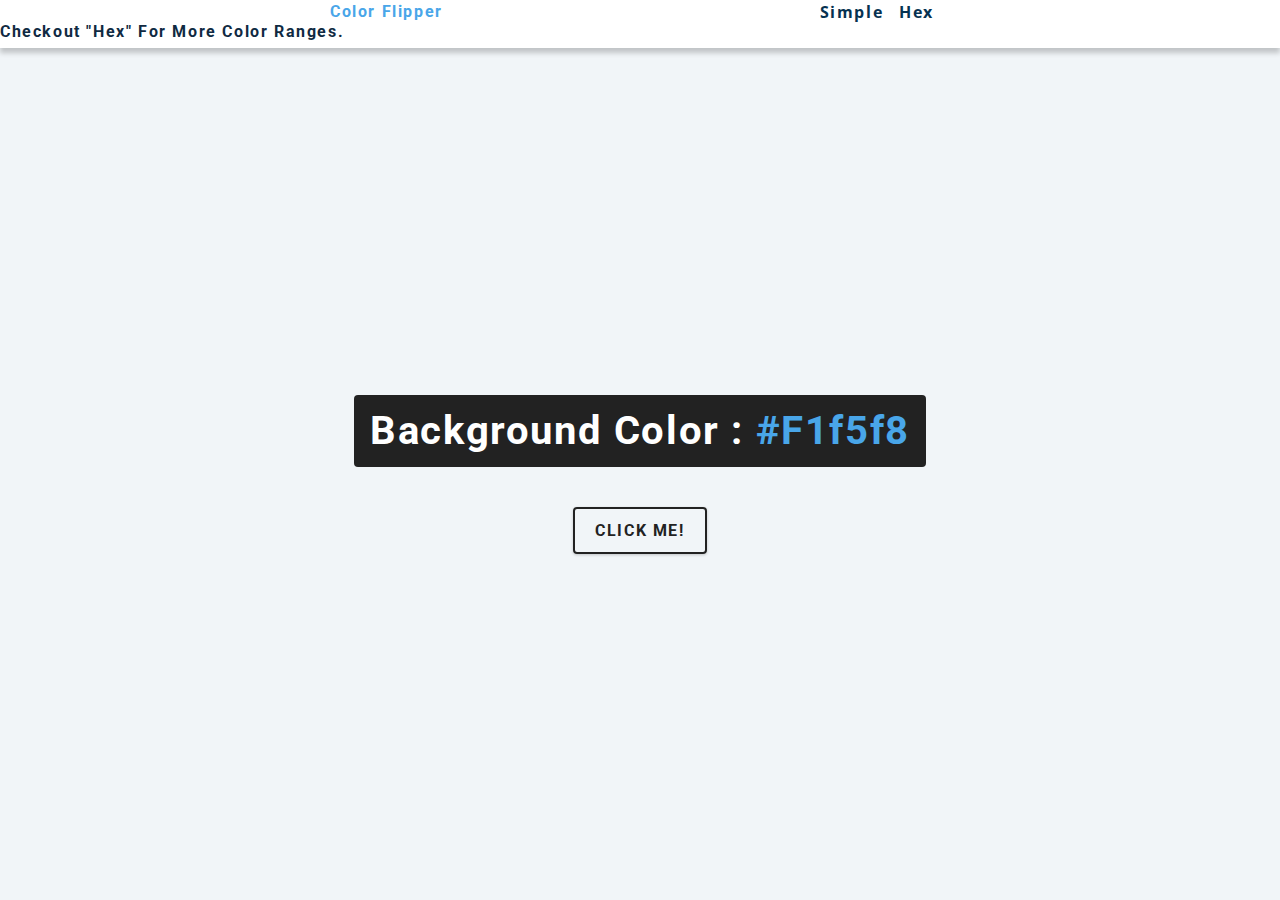
<file: color-flipper/index.html>
<!DOCTYPE html>
<html lang="en">
 <head>
  <meta charset="UTF-8" />
  <meta name="viewport" content="width=device-width, initial-scale=1.0" />
  <title>COLOR FLIPPER</title>

  <!-- styles -->
  <link rel="stylesheet" href="styles.css" />
 </head>
 <body>
  <nav>
   <div class="nav-center">
    <h4>Color Flipper</h4>
    <ul class="nav-links">
     <li>
      <a href="index.html">Simple</a>
     </li>
     <li>
      <a href="hex.html">Hex</a>
     </li>
    </ul>
   </div>
   <h4>Checkout "Hex" for more color ranges.</h4>
  </nav>
  <main>
   <div class="container">
    <h2>Background Color : <span class="color"> #f1f5f8 </span></h2>
    <button class="btn btn-hero" id="btn">Click Me!</button>
   </div>
  </main>
  <!-- javascript -->
  <script src="app.js"></script>
 </body>
</html>
</file>
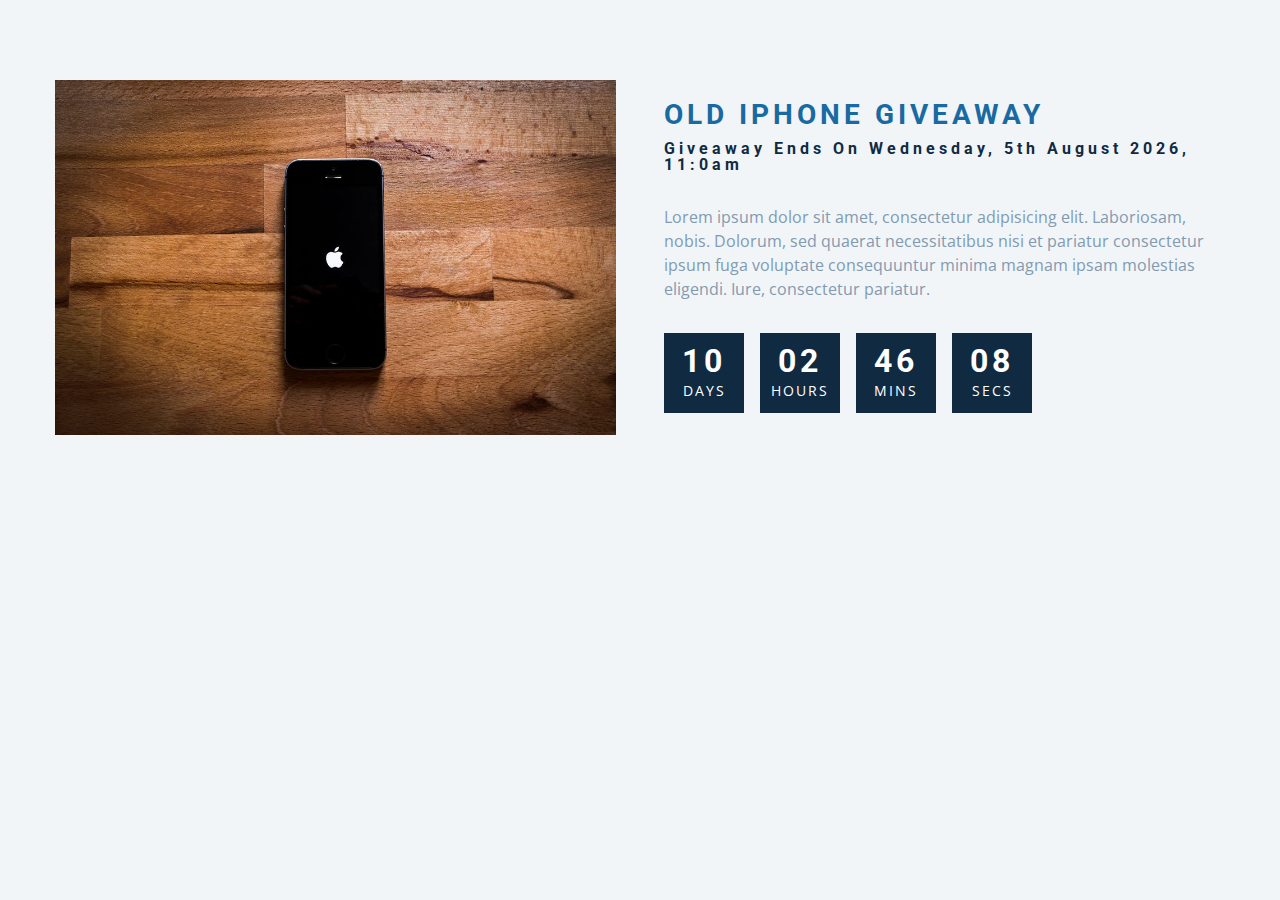
<file: countdown-timer/index.html>
<!DOCTYPE html>
<html lang="en">
  <head>
    <meta charset="UTF-8" />
    <meta name="viewport" content="width=device-width, initial-scale=1.0" />
    <title>Countdown</title>

    <!-- styles -->
    <link rel="stylesheet" href="styles.css" />
  </head>
  <body>
   <section class="section-center">
     <!-- image -->
     <article class="gift-img">
      <img src="./gift.jpeg" alt="Gift picture">
     </article>
     <!-- info -->
     <article class="gift-info">
       <h3>old iphone giveaway</h3>
       <h4 class="giveaway">
         giveaway ends on Sunday, 24th April, 2020, 8:00am
       </h4>
       <p>Lorem ipsum dolor sit amet, consectetur adipisicing elit. Laboriosam, nobis. Dolorum, sed quaerat necessitatibus nisi et pariatur consectetur ipsum fuga voluptate consequuntur minima magnam ipsam molestias eligendi. Iure, consectetur pariatur.</p>
       <div class="deadline">
         <!-- days -->
         <div class="deadline-format"><div>
           <h4 class="days">34</h4>
           <span>days</span>
         </div>
        </div>
        <!-- end of item -->
        <!-- days -->
        <div class="deadline-format"><div>
          <h4 class="hours">34</h4>
          <span>hours</span>
        </div>
      </div>
      <!-- end of item -->
         <!-- days -->
         <div class="deadline-format"><div>
           <h4 class="mins">34</h4>
           <span>mins</span>
          </div>
        </div>
        <!-- end of item -->
        <!-- days -->
        <div class="deadline-format"><div>
          <h4 class="secs">34</h4>
          <span>secs</span>
        </div>
       </div>
       <!-- end of item -->
      </div>
    </article>
  </section>
    <!-- javascript -->
    <script src="app.js"></script>
  </body>
</html>
</file>
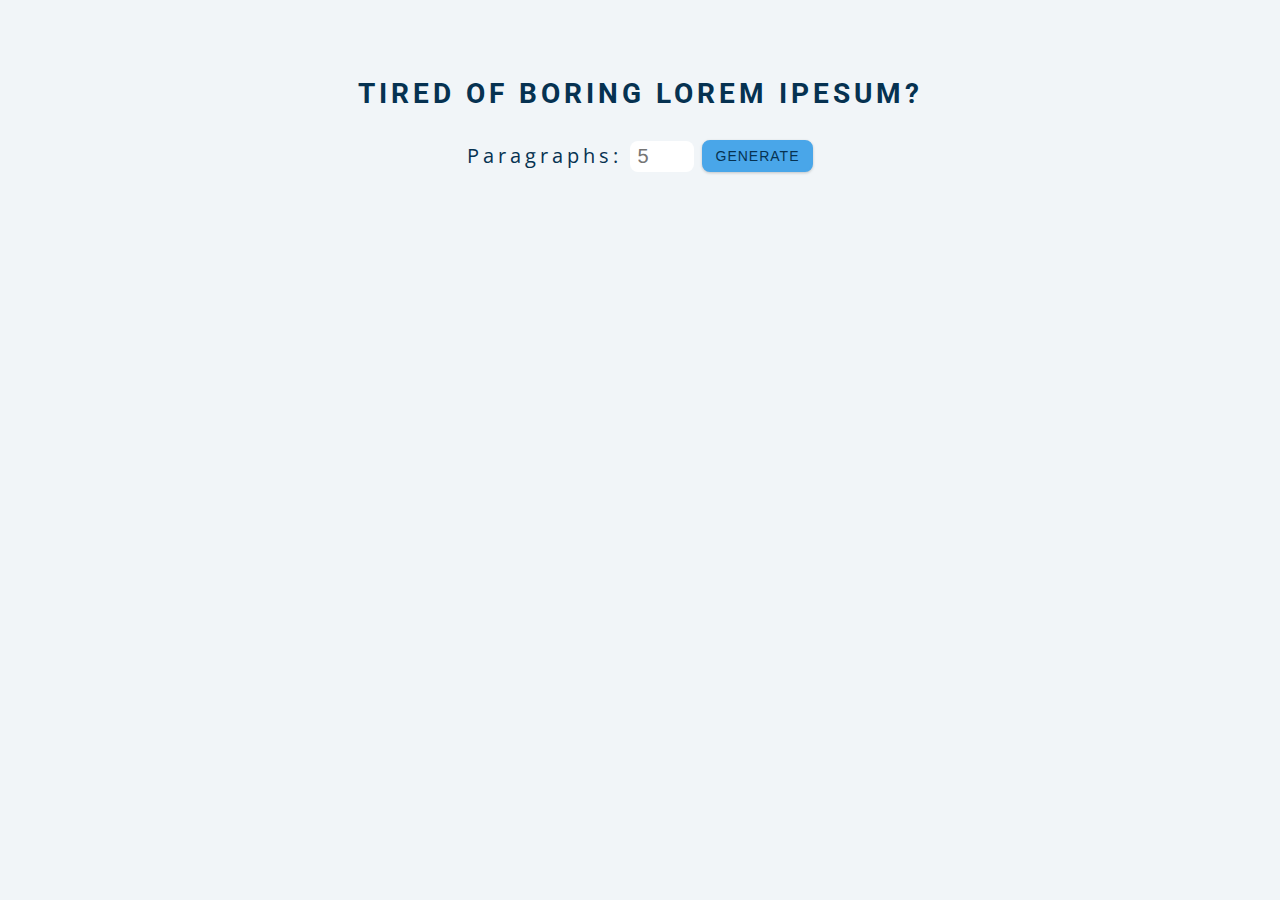
<file: lorem-generator/index.html>
<!DOCTYPE html>
<html lang="en">
 <head>
  <meta charset="UTF-8" />
  <meta name="viewport" content="width=device-width, initial-scale=1.0" />
  <title>LOREM GENERATOR</title>

  <!-- styles -->
  <link rel="stylesheet" href="styles.css" />
 </head>
 <body>
  <section class="section-center">
   <h3>tired of boring lorem ipesum?</h3>
   <form class="lorem-form">
    <label for="amount">paragraphs:</label>
    <input type="number" name="amount" id="amount" placeholder="5" />
    <button type="submit" class="btn">generate</button>
   </form>
   <article class="lorem-text"></article>
  </section>
  <!-- <span>
      <h5>select a date</h5>
      <input type="date" name="" id=""> <br>
      <input type="text" name="" id="">
    </span> -->
  <!-- javascript -->
  <script src="app.js"></script>
 </body>
</html>
</file>
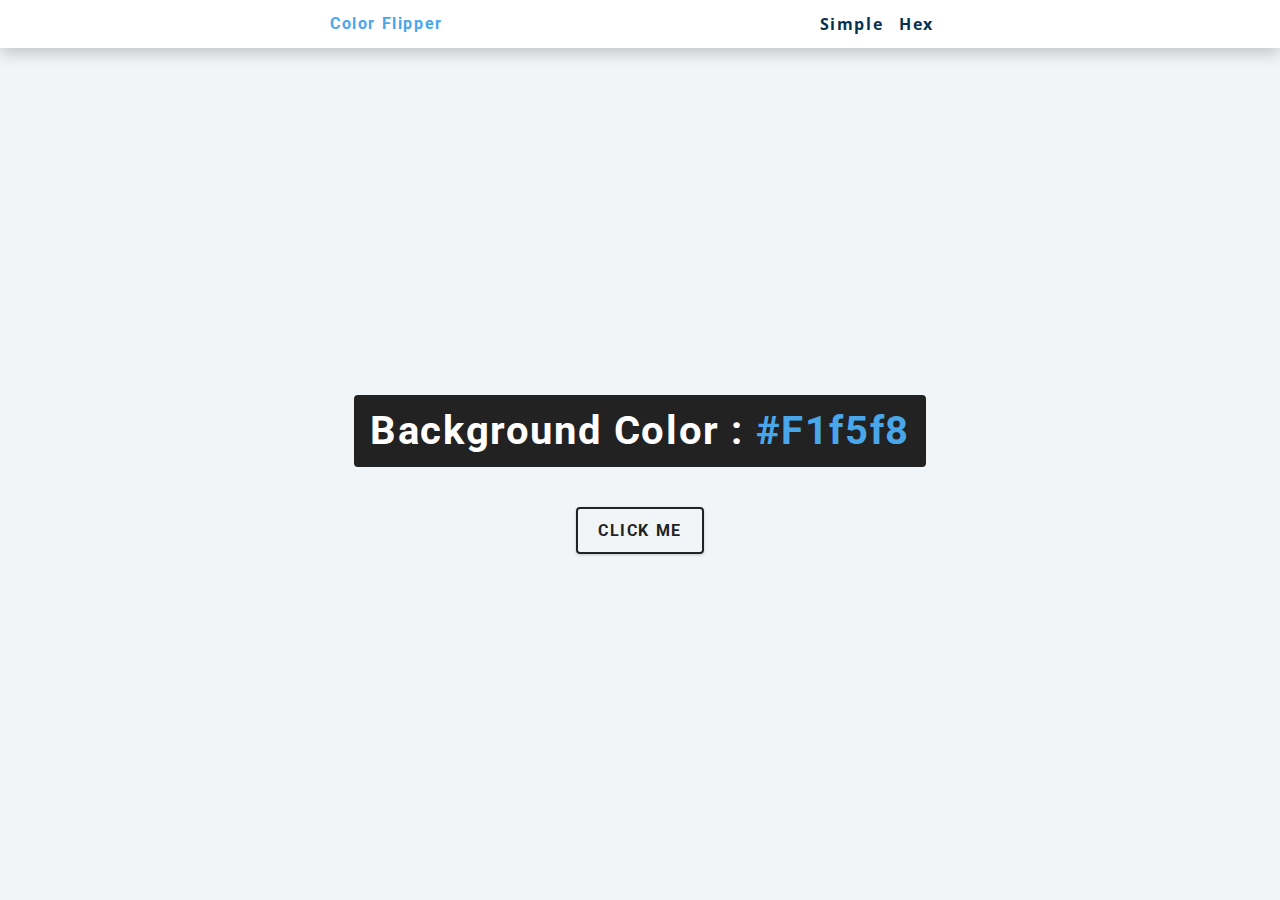
<file: color-flipper/final/index.html>
<!DOCTYPE html>
<html lang="en">
  <head>
    <meta charset="UTF-8" />
    <meta name="viewport" content="width=device-width, initial-scale=1.0" />
    <title>Color Flipper || Simple</title>

    <!-- styles -->
    <link rel="stylesheet" href="styles.css" />
  </head>
  <body>
    <nav>
      <div class="nav-center">
        <h4>color flipper</h4>
        <ul class="nav-links">
          <li><a href="index.html">simple</a></li>
          <li><a href="hex.html">hex</a></li>
        </ul>
      </div>
    </nav>
    <main>
      <div class="container">
        <h2>background color : <span class="color">#f1f5f8</span></h2>
        <button class="btn btn-hero" id="btn">click me</button>
      </div>
    </main>
    <!-- javascript -->
    <script src="app.js"></script>
  </body>
</html>
</file>
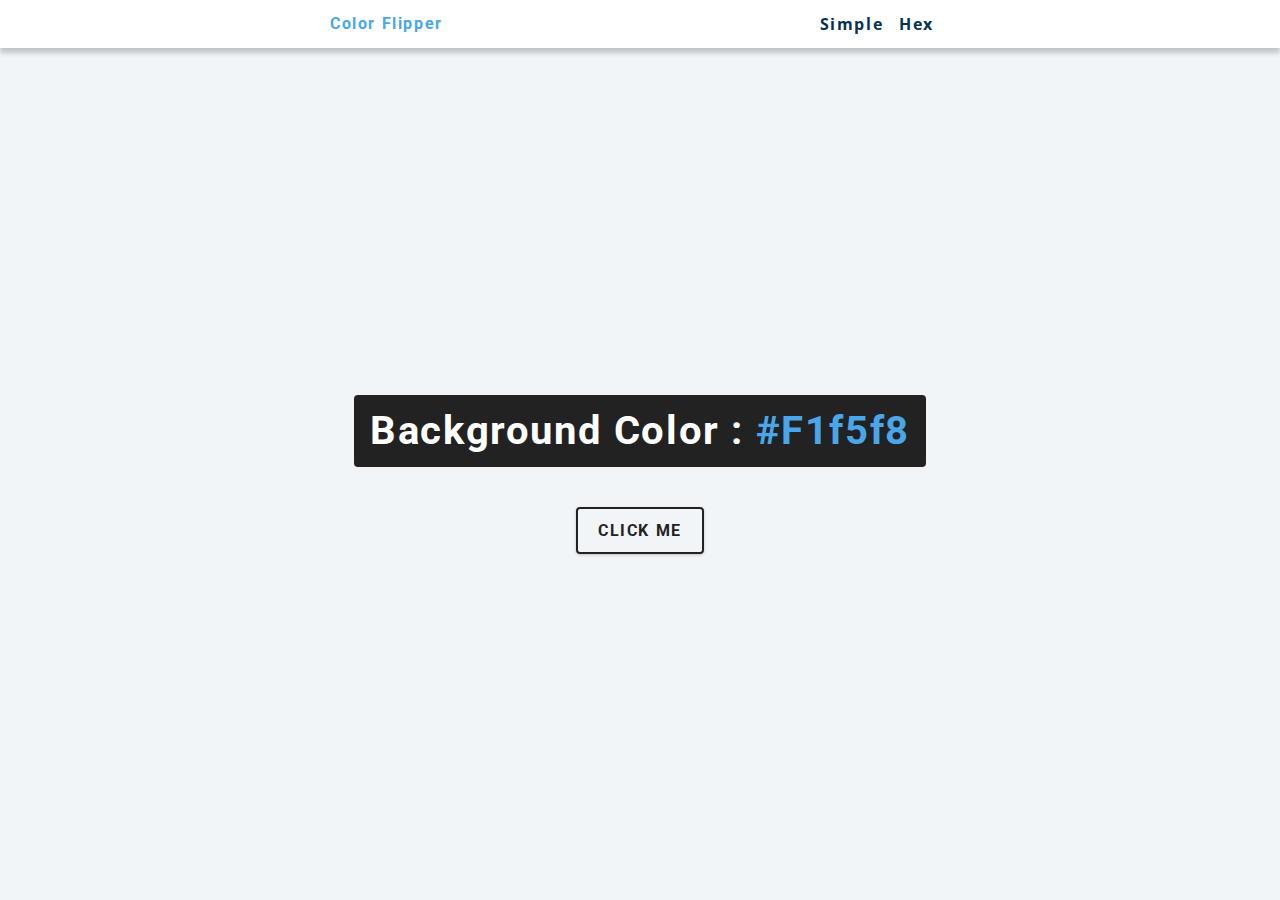
<file: color-flipper/hex.html>
<!DOCTYPE html>
<html lang="en">
  <head>
    <meta charset="UTF-8" />
    <meta name="viewport" content="width=device-width, initial-scale=1.0" />
    <title>
      Color Flipper || Simple
    </title>

    <!-- styles -->
    <link rel="stylesheet" href="styles.css" />
  </head>

  <body>
    <nav>
      <div class="nav-center">
        <h4>color flipper</h4>
        <ul class="nav-links">
          <li><a href="index.html">simple</a></li>
          <li><a href="hex.html">hex</a></li>
        </ul>
      </div>
    </nav>
    <main>
      <div class="container">
        <h2>background color : <span class="color">#f1f5f8</span></h2>
        <button class="btn btn-hero" id="btn">click me</button>
      </div>
    </main>
    <!-- javascript -->
    <script src="hex.js"></script>
  </body>
</html>
</file>
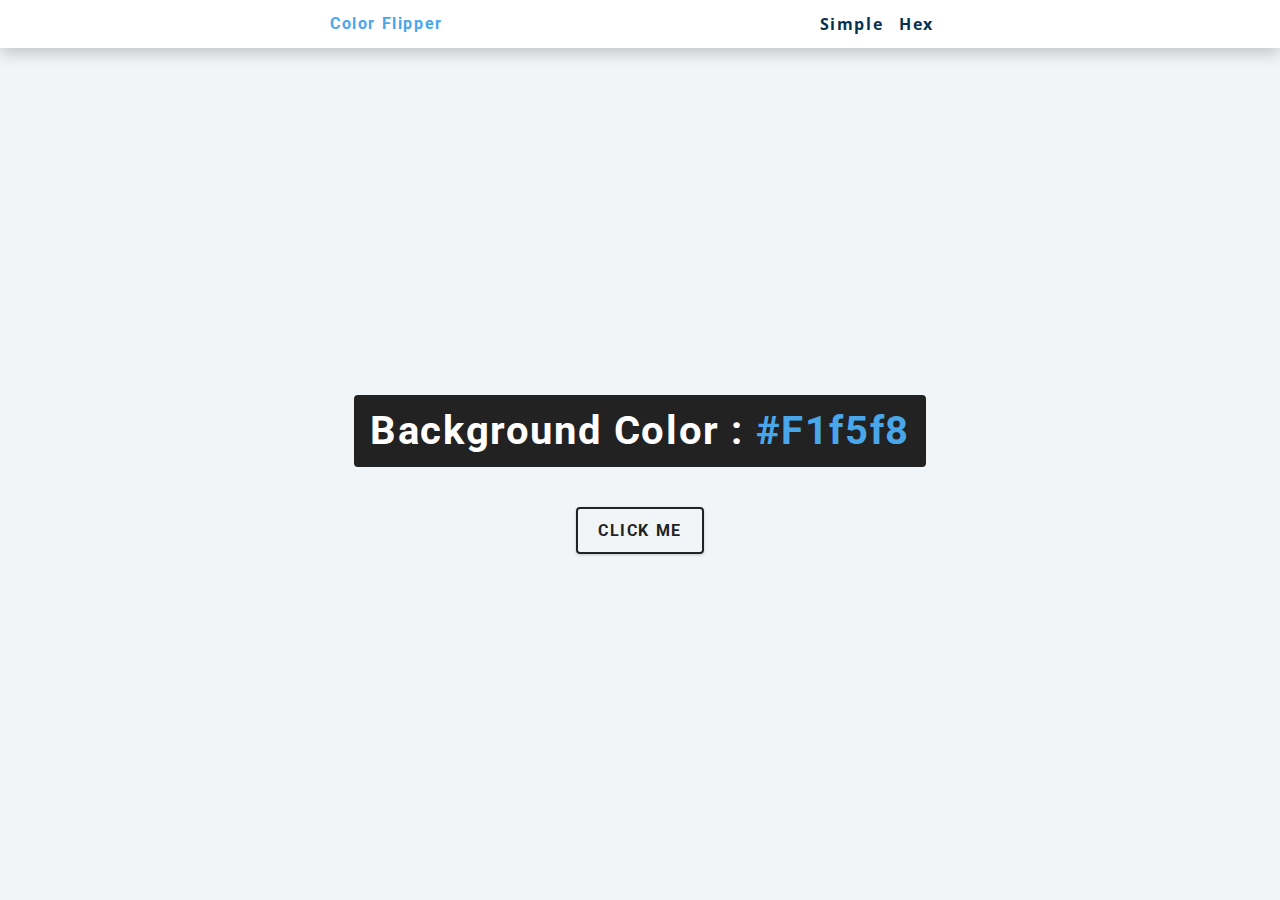
<file: color-flipper/final/hex.html>
<!DOCTYPE html>
<html lang="en">
  <head>
    <meta charset="UTF-8" />
    <meta name="viewport" content="width=device-width, initial-scale=1.0" />
    <title>Color Flipper || Hex</title>

    <!-- styles -->
    <link rel="stylesheet" href="styles.css" />
  </head>

  <body>
    <nav>
      <div class="nav-center">
        <h4>color flipper</h4>
        <ul class="nav-links">
          <li><a href="index.html">simple</a></li>
          <li><a href="hex.html">hex</a></li>
        </ul>
      </div>
    </nav>
    <main>
      <div class="container">
        <h2>background color : <span class="color">#f1f5f8</span></h2>
        <button class="btn btn-hero" id="btn">click me</button>
      </div>
    </main>
    <!-- javascript -->
    <script src="hex.js"></script>
  </body>
</html>
</file>
<file: color-flipper/styles.css>
/*
=============== 
Fonts
===============
*/
@import url("https://fonts.googleapis.com/css?family=Open+Sans|Roboto:400,700&display=swap");

/*
=============== 
Variables
===============
*/

:root {
  /* dark shades of primary color*/
  --clr-primary-1: hsl(205, 86%, 17%);
  --clr-primary-2: hsl(205, 77%, 27%);
  --clr-primary-3: hsl(205, 72%, 37%);
  --clr-primary-4: hsl(205, 63%, 48%);
  /* primary/main color */
  --clr-primary-5: hsl(205, 78%, 60%);
  /* lighter shades of primary color */
  --clr-primary-6: hsl(205, 89%, 70%);
  --clr-primary-7: hsl(205, 90%, 76%);
  --clr-primary-8: hsl(205, 86%, 81%);
  --clr-primary-9: hsl(205, 90%, 88%);
  --clr-primary-10: hsl(205, 100%, 96%);
  /* darkest grey - used for headings */
  --clr-grey-1: hsl(209, 61%, 16%);
  --clr-grey-2: hsl(211, 39%, 23%);
  --clr-grey-3: hsl(209, 34%, 30%);
  --clr-grey-4: hsl(209, 28%, 39%);
  /* grey used for paragraphs */
  --clr-grey-5: hsl(210, 22%, 49%);
  --clr-grey-6: hsl(209, 23%, 60%);
  --clr-grey-7: hsl(211, 27%, 70%);
  --clr-grey-8: hsl(210, 31%, 80%);
  --clr-grey-9: hsl(212, 33%, 89%);
  --clr-grey-10: hsl(210, 36%, 96%);
  --clr-white: #fff;
  --clr-red-dark: hsl(360, 67%, 44%);
  --clr-red-light: hsl(360, 71%, 66%);
  --clr-green-dark: hsl(125, 67%, 44%);
  --clr-green-light: hsl(125, 71%, 66%);
  --clr-black: #222;
  --ff-primary: "Roboto", sans-serif;
  --ff-secondary: "Open Sans", sans-serif;
  --transition: all 0.3s linear;
  --spacing: 0.1rem;
  --radius: 0.25rem;
  --light-shadow: 0 5px 15px rgba(0, 0, 0, 0.1);
  --dark-shadow: 0 5px 5px rgba(0, 0, 0, 0.2);
  --max-width: 1170px;
  --fixed-width: 620px;
}
/*
=============== 
Global Styles
===============
*/

*,
::after,
::before {
  margin: 0;
  padding: 0;
  box-sizing: border-box;
}
body {
  font-family: var(--ff-secondary);
  background: var(--clr-grey-10);
  color: var(--clr-grey-1);
  line-height: 1.5;
  font-size: 0.875rem;
}
ul {
  list-style-type: none;
}
a {
  text-decoration: none;
}
h1,
h2,
h3,
h4 {
  letter-spacing: var(--spacing);
  text-transform: capitalize;
  line-height: 1.25;
  margin-bottom: 0.75rem;
  font-family: var(--ff-primary);
}
h1 {
  font-size: 3rem;
}
h2 {
  font-size: 2rem;
}
h3 {
  font-size: 1.25rem;
}
h4 {
  font-size: 0.875rem;
}
p {
  margin-bottom: 1.25rem;
  color: var(--clr-grey-5);
}
@media screen and (min-width: 800px) {
  h1 {
    font-size: 4rem;
  }
  h2 {
    font-size: 2.5rem;
  }
  h3 {
    font-size: 1.75rem;
  }
  h4 {
    font-size: 1rem;
  }
  body {
    font-size: 1rem;
  }
  h1,
  h2,
  h3,
  h4 {
    line-height: 1;
  }
}
/*  global classes */

/* section */
.section {
  padding: 5rem 0;
}

.section-center {
  width: 90vw;
  margin: 0 auto;
  max-width: 1170px;
}
@media screen and (min-width: 992px) {
  .section-center {
    width: 95vw;
  }
}
main {
  min-height: 100vh;
  display: grid;
  place-items: center;
}

/*
=============== 
Nav
===============
*/
nav {
  background: var(--clr-white);
  height: 3rem;
  display: grid;
  align-items: center;
  box-shadow: var(--dark-shadow);
}
.nav-center {
  width: 90vw;
  max-width: var(--fixed-width);
  margin: 0 auto;
  display: flex;
  align-items: center;
  justify-content: space-between;
}
.nav-center h4 {
  margin-bottom: 0;
  color: var(--clr-primary-5);
}
.nav-links {
  display: flex;
}
nav a {
  text-transform: capitalize;
  font-weight: 700;
  font-size: 1rem;
  color: var(--clr-primary-1);
  letter-spacing: var(--spacing);
  margin-right: 1rem;
}
nav a:hover {
  color: var(--clr-primary-5);
}
/*
=============== 
Container
===============
*/
main {
  min-height: calc(100vh - 3rem);
  display: grid;
  place-items: center;
}
.container {
  text-align: center;
}
.container h2 {
  background: var(--clr-black);
  color: var(--clr-white);
  padding: 1rem;
  border-radius: var(--radius);
  margin-bottom: 2.5rem;
}
.color {
  color: var(--clr-primary-5);
}
.btn-hero {
  font-family: var(--ff-primary);
  text-transform: uppercase;
  background: transparent;
  color: var(--clr-black);
  letter-spacing: var(--spacing);
  display: inline-block;
  font-weight: 700;
  transition: var(--transition);
  border: 2px solid var(--clr-black);
  cursor: pointer;
  box-shadow: 0 1px 3px rgba(0, 0, 0, 0.2);
  border-radius: var(--radius);
  font-size: 1rem;
  padding: 0.75rem 1.25rem;
}
.btn-hero:hover {
  color: var(--clr-white);
  background: var(--clr-black);
}
</file>
<file: countdown-timer/styles.css>
/*
=============== 
Fonts
===============
*/
@import url("https://fonts.googleapis.com/css?family=Open+Sans|Roboto:400,700&display=swap");

/*
=============== 
Variables
===============
*/

:root {
  /* dark shades of primary color*/
  --clr-primary-1: hsl(205, 86%, 17%);
  --clr-primary-2: hsl(205, 77%, 27%);
  --clr-primary-3: hsl(205, 72%, 37%);
  --clr-primary-4: hsl(205, 63%, 48%);
  /* primary/main color */
  --clr-primary-5: #49a6e9;
  /* lighter shades of primary color */
  --clr-primary-6: hsl(205, 89%, 70%);
  --clr-primary-7: hsl(205, 90%, 76%);
  --clr-primary-8: hsl(205, 86%, 81%);
  --clr-primary-9: hsl(205, 90%, 88%);
  --clr-primary-10: hsl(205, 100%, 96%);
  /* darkest grey - used for headings */
  --clr-grey-1: hsl(209, 61%, 16%);
  --clr-grey-2: hsl(211, 39%, 23%);
  --clr-grey-3: hsl(209, 34%, 30%);
  --clr-grey-4: hsl(209, 28%, 39%);
  /* grey used for paragraphs */
  --clr-grey-5: hsl(210, 22%, 49%);
  --clr-grey-6: hsl(209, 23%, 60%);
  --clr-grey-7: hsl(211, 27%, 70%);
  --clr-grey-8: hsl(210, 31%, 80%);
  --clr-grey-9: hsl(212, 33%, 89%);
  --clr-grey-10: hsl(210, 36%, 96%);
  --clr-white: #fff;
  --clr-red-dark: hsl(360, 67%, 44%);
  --clr-red-light: hsl(360, 71%, 66%);
  --clr-green-dark: hsl(125, 67%, 44%);
  --clr-green-light: hsl(125, 71%, 66%);
  --clr-black: #222;
  --clr-gold: #c59d5f;
  --ff-primary: "Roboto", sans-serif;
  --ff-secondary: "Open Sans", sans-serif;
  --transition: all 0.3s linear;
  --spacing: 0.25rem;
  --radius: 0.5rem;
  --light-shadow: 0 5px 15px rgba(0, 0, 0, 0.1);
  --dark-shadow: 0 5px 15px rgba(0, 0, 0, 0.2);
  --max-width: 1170px;
  --fixed-width: 620px;
}
/*
=============== 
Global Styles
===============
*/

*,
::after,
::before {
  margin: 0;
  padding: 0;
  box-sizing: border-box;
}
body {
  font-family: var(--ff-secondary);
  background: var(--clr-grey-10);
  color: var(--clr-grey-1);
  line-height: 1.5;
  font-size: 0.875rem;
}
ul {
  list-style-type: none;
}
a {
  text-decoration: none;
}
img:not(.logo) {
  width: 100%;
}
img {
  display: block;
}

h1,
h2,
h3,
h4 {
  letter-spacing: var(--spacing);
  text-transform: capitalize;
  line-height: 1.25;
  margin-bottom: 0.75rem;
  font-family: var(--ff-primary);
}
h1 {
  font-size: 3rem;
}
h2 {
  font-size: 2rem;
}
h3 {
  font-size: 1.25rem;
}
h4 {
  font-size: 0.875rem;
}
p {
  margin-bottom: 1.25rem;
  color: var(--clr-grey-5);
}
@media screen and (min-width: 800px) {
  h1 {
    font-size: 4rem;
  }
  h2 {
    font-size: 2.5rem;
  }
  h3 {
    font-size: 1.75rem;
  }
  h4 {
    font-size: 1rem;
  }
  body {
    font-size: 1rem;
  }
  h1,
  h2,
  h3,
  h4 {
    line-height: 1;
  }
}
/*  global classes */

.btn {
  text-transform: uppercase;
  background: transparent;
  color: var(--clr-black);
  padding: 0.375rem 0.75rem;
  letter-spacing: var(--spacing);
  display: inline-block;
  transition: var(--transition);
  font-size: 0.875rem;
  border: 2px solid var(--clr-black);
  cursor: pointer;
  box-shadow: 0 1px 3px rgba(0, 0, 0, 0.2);
  border-radius: var(--radius);
}
.btn:hover {
  color: var(--clr-white);
  background: var(--clr-black);
}
/* section */
.section {
  padding: 5rem 0;
}

.section-center {
  width: 90vw;
  margin: 5rem auto;
  max-width: 1170px;
}

main {
  min-height: 100vh;
  display: grid;
  place-items: center;
}
/*
=============== 
Countdown Timer
===============
*/
.gift-img {
  margin-bottom: 2rem;
}
.gift-info h3 {
  text-transform: uppercase;
  color: var(--clr-primary-3);
}
.gift-info p {
  color: var(--clr-grey-6);
}
.date {
  color: var(--clr-grey-5);
  font-size: 0.85rem;
}
@media screen and (min-width: 992px) {
  .section-center {
    display: grid;
    grid-template-columns: 1fr 1fr;
    place-items: center;
    gap: 3rem;
    width: 95vw;
  }
  .gift-img {
    margin-bottom: 0;
  }
}
.gift-info p {
  margin: 2rem 0;
}
.deadline {
  display: flex;
}
.deadline-format {
  background: var(--clr-grey-1);
  color: var(--clr-white);
  margin-right: 1rem;
  width: 5rem;
  height: 5rem;
  display: grid;
  place-items: center;
  text-align: center;
}
.deadline-format span {
  display: block;
  text-transform: uppercase;
  letter-spacing: 2px;
  font-size: 0.85rem;
}
.deadline h4:not(.expired) {
  font-size: 2rem;
  margin-bottom: 0.25rem;
  letter-spacing: var(--spacing);
}
</file>
<file: lorem-generator/styles.css>
/*
=============== 
Fonts
===============
*/
@import url("https://fonts.googleapis.com/css?family=Open+Sans|Roboto:400,700&display=swap");

/*
=============== 
Variables
===============
*/

:root {
  /* dark shades of primary color*/
  --clr-primary-1: hsl(205, 86%, 17%);
  --clr-primary-2: hsl(205, 77%, 27%);
  --clr-primary-3: hsl(205, 72%, 37%);
  --clr-primary-4: hsl(205, 63%, 48%);
  /* primary/main color */
  --clr-primary-5: #49a6e9;
  /* lighter shades of primary color */
  --clr-primary-6: hsl(205, 89%, 70%);
  --clr-primary-7: hsl(205, 90%, 76%);
  --clr-primary-8: hsl(205, 86%, 81%);
  --clr-primary-9: hsl(205, 90%, 88%);
  --clr-primary-10: hsl(205, 100%, 96%);
  /* darkest grey - used for headings */
  --clr-grey-1: hsl(209, 61%, 16%);
  --clr-grey-2: hsl(211, 39%, 23%);
  --clr-grey-3: hsl(209, 34%, 30%);
  --clr-grey-4: hsl(209, 28%, 39%);
  /* grey used for paragraphs */
  --clr-grey-5: hsl(210, 22%, 49%);
  --clr-grey-6: hsl(209, 23%, 60%);
  --clr-grey-7: hsl(211, 27%, 70%);
  --clr-grey-8: hsl(210, 31%, 80%);
  --clr-grey-9: hsl(212, 33%, 89%);
  --clr-grey-10: hsl(210, 36%, 96%);
  --clr-white: #fff;
  --clr-red-dark: hsl(360, 67%, 44%);
  --clr-red-light: hsl(360, 71%, 66%);
  --clr-green-dark: hsl(125, 67%, 44%);
  --clr-green-light: hsl(125, 71%, 66%);
  --clr-black: #222;
  --ff-primary: "Roboto", sans-serif;
  --ff-secondary: "Open Sans", sans-serif;
  --transition: all 0.3s linear;
  --spacing: 0.25rem;
  --radius: 0.5rem;
  --light-shadow: 0 5px 15px rgba(0, 0, 0, 0.1);
  --dark-shadow: 0 5px 15px rgba(0, 0, 0, 0.2);
  --max-width: 1170px;
  --fixed-width: 620px;
}
/*
=============== 
Global Styles
===============
*/

*,
::after,
::before {
  margin: 0;
  padding: 0;
  box-sizing: border-box;
}
body {
  font-family: var(--ff-secondary);
  background: var(--clr-grey-10);
  color: var(--clr-grey-1);
  line-height: 1.5;
  font-size: 0.875rem;
}
ul {
  list-style-type: none;
}
a {
  text-decoration: none;
}
img:not(.logo) {
  width: 100%;
}
img {
  display: block;
}

h1,
h2,
h3,
h4 {
  letter-spacing: var(--spacing);
  text-transform: capitalize;
  line-height: 1.25;
  margin-bottom: 0.75rem;
  font-family: var(--ff-primary);
}
h1 {
  font-size: 3rem;
}
h2 {
  font-size: 2rem;
}
h3 {
  font-size: 1.25rem;
}
h4 {
  font-size: 0.875rem;
}
p {
  margin-bottom: 1.25rem;
  color: var(--clr-grey-5);
}
@media screen and (min-width: 800px) {
  h1 {
    font-size: 4rem;
  }
  h2 {
    font-size: 2.5rem;
  }
  h3 {
    font-size: 1.75rem;
  }
  h4 {
    font-size: 1rem;
  }
  body {
    font-size: 1rem;
  }
  h1,
  h2,
  h3,
  h4 {
    line-height: 1;
  }
}
/*  global classes */

.btn {
  text-transform: uppercase;
  background: var(--clr-primary-5);
  color: var(--clr-primary-1);
  padding: 0.375rem 0.75rem;
  letter-spacing: 1px;
  display: inline-block;
  transition: var(--transition);
  font-size: 0.875rem;
  border: 2px solid var(--clr-primary-5);
  cursor: pointer;
  box-shadow: 0 1px 3px rgba(0, 0, 0, 0.2);
  border-radius: var(--radius);
}
.btn:hover {
  color: var(--clr-primary-5);
  background: var(--clr-primary-8);
  border-color: var(--clr-primary-8);
}
/* section */
.section {
  padding: 5rem 0;
}

.section-center {
  width: 90vw;
  margin: 0 auto;
  max-width: 40rem;
  margin-top: 5rem;
  text-align: center;
}
@media screen and (min-width: 992px) {
  .section-center {
    width: 95vw;
  }
}
main {
  min-height: 100vh;
  display: grid;
  place-items: center;
}
/*
=============== 
Lorem Ipsum
===============
*/
h3 {
  text-transform: uppercase;
  color: var(--clr-primary-1);
}
.lorem-form {
  text-transform: capitalize;
  letter-spacing: var(--spacing);
  margin-top: 2rem;
  margin-bottom: 4rem;
  display: flex;
  justify-content: center;
  align-items: center;
}
label {
  font-size: 1.25rem;
  color: var(--clr-primary-1);
}
input {
  padding: 0.25rem 0.5rem;

  width: 4rem;
  border-radius: var(--radius);
  border: none;
  margin: 0 0.5rem;
  font-size: 1.25rem;
}
button {
  background: var(--clr-primary-10);
}
.result {
  margin-bottom: 2rem;
}
</file>
<file: color-flipper/final/styles.css>
/*
=============== 
Fonts
===============
*/
@import url("https://fonts.googleapis.com/css?family=Open+Sans|Roboto:400,700&display=swap");

/*
=============== 
Variables
===============
*/

:root {
  /* dark shades of primary color*/
  --clr-primary-1: hsl(205, 86%, 17%);
  --clr-primary-2: hsl(205, 77%, 27%);
  --clr-primary-3: hsl(205, 72%, 37%);
  --clr-primary-4: hsl(205, 63%, 48%);
  /* primary/main color */
  --clr-primary-5: hsl(205, 78%, 60%);
  /* lighter shades of primary color */
  --clr-primary-6: hsl(205, 89%, 70%);
  --clr-primary-7: hsl(205, 90%, 76%);
  --clr-primary-8: hsl(205, 86%, 81%);
  --clr-primary-9: hsl(205, 90%, 88%);
  --clr-primary-10: hsl(205, 100%, 96%);
  /* darkest grey - used for headings */
  --clr-grey-1: hsl(209, 61%, 16%);
  --clr-grey-2: hsl(211, 39%, 23%);
  --clr-grey-3: hsl(209, 34%, 30%);
  --clr-grey-4: hsl(209, 28%, 39%);
  /* grey used for paragraphs */
  --clr-grey-5: hsl(210, 22%, 49%);
  --clr-grey-6: hsl(209, 23%, 60%);
  --clr-grey-7: hsl(211, 27%, 70%);
  --clr-grey-8: hsl(210, 31%, 80%);
  --clr-grey-9: hsl(212, 33%, 89%);
  --clr-grey-10: hsl(210, 36%, 96%);
  --clr-white: #fff;
  --clr-red-dark: hsl(360, 67%, 44%);
  --clr-red-light: hsl(360, 71%, 66%);
  --clr-green-dark: hsl(125, 67%, 44%);
  --clr-green-light: hsl(125, 71%, 66%);
  --clr-black: #222;
  --ff-primary: "Roboto", sans-serif;
  --ff-secondary: "Open Sans", sans-serif;
  --transition: all 0.3s linear;
  --spacing: 0.1rem;
  --radius: 0.25rem;
  --light-shadow: 0 5px 15px rgba(0, 0, 0, 0.1);
  --dark-shadow: 0 5px 15px rgba(0, 0, 0, 0.2);
  --max-width: 1170px;
  --fixed-width: 620px;
}
/*
=============== 
Global Styles
===============
*/

*,
::after,
::before {
  margin: 0;
  padding: 0;
  box-sizing: border-box;
}
body {
  font-family: var(--ff-secondary);
  background: var(--clr-grey-10);
  color: var(--clr-grey-1);
  line-height: 1.5;
  font-size: 0.875rem;
}
ul {
  list-style-type: none;
}
a {
  text-decoration: none;
}
h1,
h2,
h3,
h4 {
  letter-spacing: var(--spacing);
  text-transform: capitalize;
  line-height: 1.25;
  margin-bottom: 0.75rem;
  font-family: var(--ff-primary);
}
h1 {
  font-size: 3rem;
}
h2 {
  font-size: 2rem;
}
h3 {
  font-size: 1.25rem;
}
h4 {
  font-size: 0.875rem;
}
p {
  margin-bottom: 1.25rem;
  color: var(--clr-grey-5);
}
@media screen and (min-width: 800px) {
  h1 {
    font-size: 4rem;
  }
  h2 {
    font-size: 2.5rem;
  }
  h3 {
    font-size: 1.75rem;
  }
  h4 {
    font-size: 1rem;
  }
  body {
    font-size: 1rem;
  }
  h1,
  h2,
  h3,
  h4 {
    line-height: 1;
  }
}
/*  global classes */

/* section */
.section {
  padding: 5rem 0;
}

.section-center {
  width: 90vw;
  margin: 0 auto;
  max-width: 1170px;
}
@media screen and (min-width: 992px) {
  .section-center {
    width: 95vw;
  }
}
main {
  min-height: 100vh;
  display: grid;
  place-items: center;
}

/*
=============== 
Nav
===============
*/
nav {
  background: var(--clr-white);
  height: 3rem;
  display: grid;
  align-items: center;
  box-shadow: var(--dark-shadow);
}
.nav-center {
  width: 90vw;
  max-width: var(--fixed-width);
  margin: 0 auto;
  display: flex;
  align-items: center;
  justify-content: space-between;
}
.nav-center h4 {
  margin-bottom: 0;
  color: var(--clr-primary-5);
}
.nav-links {
  display: flex;
}
nav a {
  text-transform: capitalize;
  font-weight: 700;
  font-size: 1rem;
  color: var(--clr-primary-1);
  letter-spacing: var(--spacing);
  margin-right: 1rem;
}
nav a:hover {
  color: var(--clr-primary-5);
}
/*
=============== 
Container
===============
*/
main {
  min-height: calc(100vh - 3rem);
  display: grid;
  place-items: center;
}
.container {
  text-align: center;
}
.container h2 {
  background: var(--clr-black);
  color: var(--clr-white);
  padding: 1rem;
  border-radius: var(--radius);
  margin-bottom: 2.5rem;
}
.color {
  color: var(--clr-primary-5);
}
.btn-hero {
  font-family: var(--ff-primary);
  text-transform: uppercase;
  background: transparent;
  color: var(--clr-black);
  letter-spacing: var(--spacing);
  display: inline-block;
  font-weight: 700;
  transition: var(--transition);
  border: 2px solid var(--clr-black);
  cursor: pointer;
  box-shadow: 0 1px 3px rgba(0, 0, 0, 0.2);
  border-radius: var(--radius);
  font-size: 1rem;
  padding: 0.75rem 1.25rem;
}
.btn-hero:hover {
  color: var(--clr-white);
  background: var(--clr-black);
}
</file>
